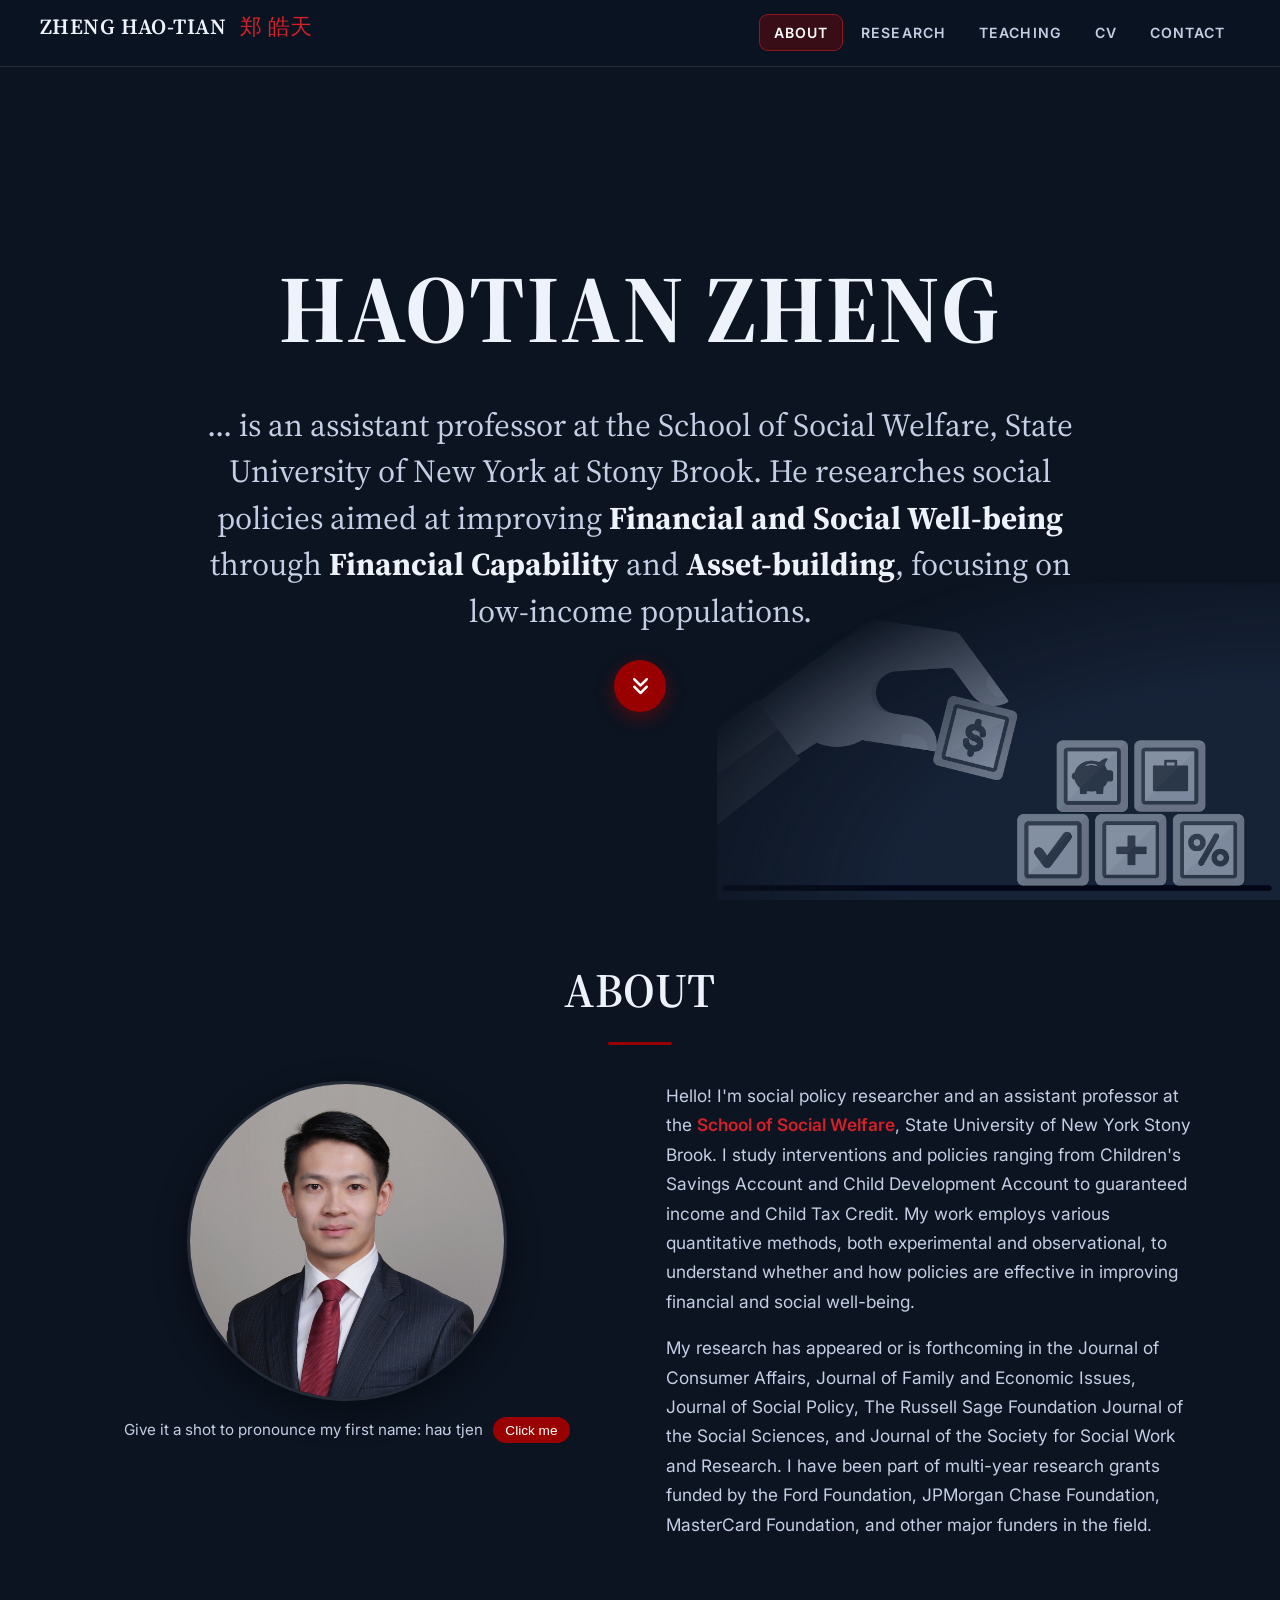
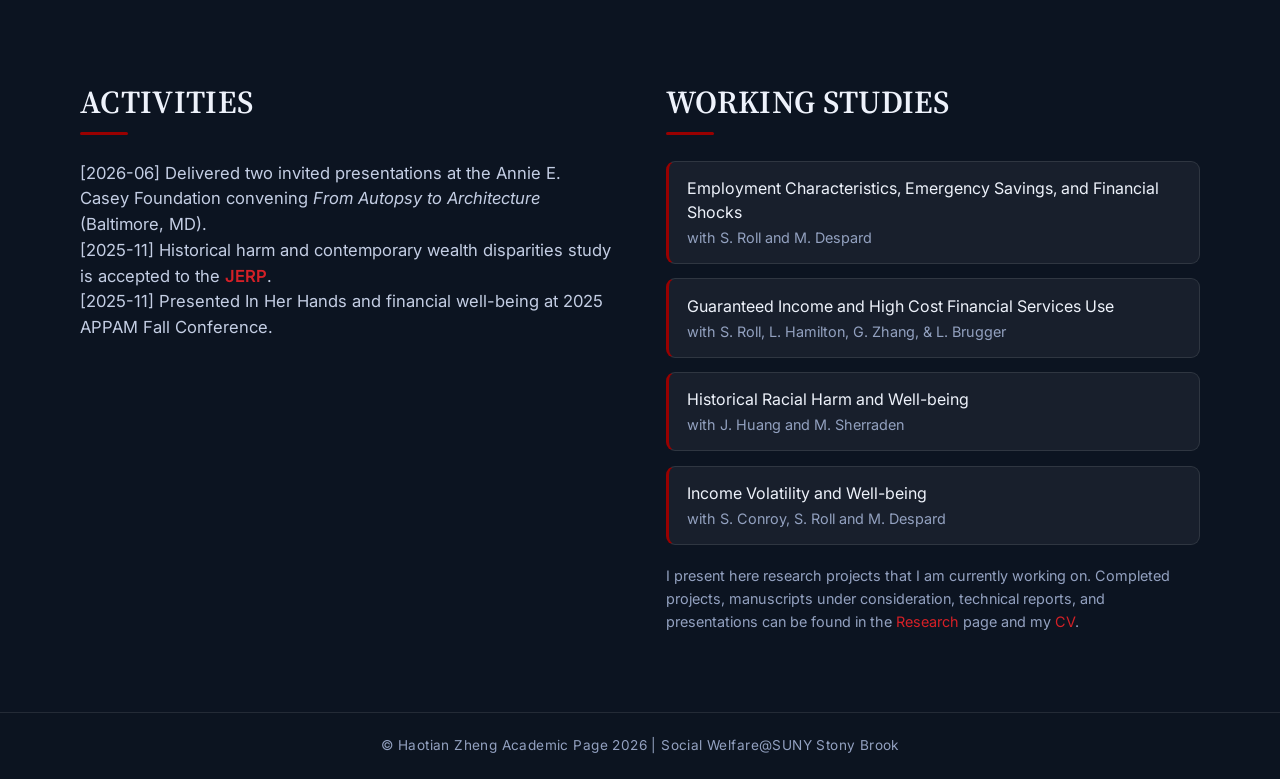
<file: index.html>
<!DOCTYPE html>
<html lang="en">
<head>
    <meta charset="UTF-8">
    <meta name="viewport" content="width=device-width, initial-scale=1.0">
    <title>ZHENG HAO-TIAN | 郑 皓天</title>
    <link rel="icon" type="image/png" href="assets/favicon.png">
    <link rel="preconnect" href="https://fonts.googleapis.com">
    <link rel="preconnect" href="https://fonts.gstatic.com" crossorigin>
    <link href="https://fonts.googleapis.com/css2?family=Inter:wght@400;500;600;700&family=Source+Serif+4:opsz,wght@8..60,500;8..60,600;8..60,700&display=swap" rel="stylesheet">
    <link rel="stylesheet" href="https://cdnjs.cloudflare.com/ajax/libs/font-awesome/6.0.0-beta3/css/all.min.css">
    <link rel="stylesheet" href="assets/site.css">
    <style>
      /* ===== index-specific ===== */
      .hero {
        position: relative;
        /* Fill the first viewport (minus the sticky header) so the ABOUT
           section sits just past the fold and only appears on scroll. */
        min-height: calc(100vh - 68px);
        display: flex;
        flex-direction: column;
        align-items: center;
        justify-content: center;
        text-align: center;
        padding: 2rem var(--gutter);
      }
      /* The research imagery watermark is provided site-wide by body::after
         in the shared stylesheet. */
      .hero__name {
        font-size: clamp(2.6rem, 8vw, 6rem);
        font-weight: 700;
        letter-spacing: 0.02em;
        margin-bottom: 0.4em;
      }
      .hero__name .accent { color: inherit; }
      .hero__lede {
        font-family: var(--serif);
        font-size: clamp(1.15rem, 3vw, 2rem);
        line-height: 1.45;
        color: var(--ink-soft);
        width: min(880px, 92%);
        margin: 0 auto 1.6rem;
      }
      .hero__lede b { color: var(--ink); }

      .scroll-cue {
        width: 52px; height: 52px;
        border-radius: 50%;
        border: none;
        background: var(--accent);
        color: #fff;
        display: flex; align-items: center; justify-content: center;
        cursor: pointer;
        box-shadow: 0 6px 18px rgba(153,0,0,0.45);
        transition: transform 0.2s var(--ease), background 0.2s var(--ease);
      }
      .scroll-cue:hover { transform: translateY(4px); background: var(--accent-deep); }
      .scroll-cue .arrow-icon { font-size: 20px; }

      section.panel { padding: 4rem var(--gutter); }

      .two-col {
        display: flex;
        gap: clamp(1.5rem, 4vw, 3.5rem);
        align-items: flex-start;
        width: min(var(--wrap), 100%);
        margin-inline: auto;
      }
      .two-col > .col { flex: 1; min-width: 0; }

      .about-photo {
        display: flex; flex-direction: column; align-items: center; gap: 1rem;
      }
      .about-photo img {
        width: min(320px, 70%);
        aspect-ratio: 1 / 1;
        object-fit: cover;
        /* The source is a tall portrait; default center-crop eats the top
           margin and pins the head to the circle's top edge. Bias the crop
           window toward the top of the image so its natural headroom shows. */
        object-position: center 13%;
        border-radius: 50%;
        border: 3px solid var(--line);
        box-shadow: 0 12px 32px rgba(0,0,0,0.4);
      }
      .pronounce {
        font-size: 0.95rem;
        color: var(--ink-soft);
        text-align: center;
      }
      .audio-button {
        margin-left: 0.4em;
        padding: 0.35rem 0.8rem;
        font-size: 0.85rem;
        background: var(--accent);
        color: #fff; border: none; border-radius: 999px; cursor: pointer;
        transition: background 0.2s var(--ease), transform 0.15s var(--ease);
      }
      .audio-button:hover { background: var(--accent-deep); transform: translateY(-1px); }

      .bio {
        font-size: clamp(1rem, 1.35vw, 1.15rem);
        line-height: 1.7;
        color: var(--ink-soft);
        text-align: left;
      }
      .bio a { color: var(--accent-soft); font-weight: 600; }

      /* Activities ticker */
      .news-container { position: relative; overflow: hidden; }
      .news-item {
        position: absolute;
        width: 100%;
        font-size: clamp(0.95rem, 1.3vw, 1.1rem);
        line-height: 1.55;
        color: var(--ink-soft);
        transition: opacity 0.5s var(--ease), top 0.5s var(--ease);
      }
      .news-item a { color: var(--accent-soft); font-weight: 600; }
      .news-item.leaving { opacity: 0; top: -100%; }

      .working-list {
        list-style: none;
        margin: 0; padding: 0;
        display: flex; flex-direction: column; gap: 0.9rem;
      }
      .working-list li {
        background: rgba(255,255,255,0.05);
        border: 1px solid var(--line);
        border-left: 3px solid var(--accent);
        border-radius: var(--radius-sm);
        padding: 0.9rem 1.1rem;
        font-size: clamp(0.95rem, 1.25vw, 1.08rem);
        line-height: 1.5;
        color: var(--ink);
        text-align: left;
      }
      .working-list em { color: var(--ink-faint); font-style: normal; display: block; font-size: 0.9em; margin-top: 0.2em; }
      .ongoing-note { margin-top: 1.2rem; font-size: 0.9rem; color: var(--ink-faint); }
      .ongoing-note a { color: var(--accent-soft); }

      .col-heading {
        font-size: clamp(1.4rem, 2.6vw, 2rem);
        color: var(--ink);
        margin-bottom: 0.8em;
      }
      .col-heading::after {
        content: ""; display: block; width: 48px; height: 3px;
        background: var(--accent); border-radius: 2px; margin-top: 0.35em;
      }

      @media (max-width: 860px) {
        .two-col { flex-direction: column; }
        .about-photo { align-items: center; }
      }
    </style>
</head>

<body>
<header class="site-header">
  <h2 class="brand"><a href="index.html">ZHENG HAO-TIAN <span class="zh">郑 皓天</span></a></h2>
  <nav class="site-nav">
      <ul>
        <li><a href="index.html" aria-current="page">ABOUT</a></li>
        <li><a href="research.html">RESEARCH</a></li>
        <li><a href="teaching.html">TEACHING</a></li>
        <li><a href="assets/ZHENG_CV.pdf" target="_blank">CV</a></li>
        <li><a href="contact.html">CONTACT</a></li>
      </ul>
  </nav>
</header>

<main>
    <section class="hero" id="landing">
        <h1 class="hero__name reveal">HAOTIAN <span class="accent">ZHENG</span></h1>
        <p class="hero__lede reveal">... is an assistant professor at the School of Social Welfare, State University of New York at Stony Brook. He researches social policies aimed at improving <b>Financial and Social Well-being</b> through <b>Financial Capability</b> and <b>Asset-building</b>, focusing on low-income populations.
        </p>
        <button class="scroll-cue reveal" onclick="document.getElementById('about').scrollIntoView({ behavior: 'smooth' });" aria-label="Scroll to about">
          <i class="fas fa-angle-double-down arrow-icon"></i>
        </button>
    </section>

    <section class="panel" id="about">
      <h1 class="section-title reveal">ABOUT</h1>
      <div class="two-col">
        <div class="col about-photo reveal">
          <img src="assets/top-portrait-Zheng,Haotian.jpg" alt="Portrait of Haotian Zheng">
          <p class="pronounce">
            Give it a shot to pronounce my first name: haʊ tjen
            <button class="audio-button" onclick="playAudio()">Click me</button>
          </p>
          <audio id="myAudio">
            <source src="assets/Haotian_pronounce.mp3" type="audio/mpeg">
            Your browser does not support the audio element.
          </audio>
        </div>
        <div class="col reveal">
          <p class="bio">
            Hello! I'm social policy researcher and an assistant professor at the <a href="https://socialwelfare.stonybrookmedicine.edu/" target="_blank">School of Social Welfare</a>, State University of New York Stony Brook. I study interventions and policies ranging from Children's Savings Account and Child Development Account to guaranteed income and Child Tax Credit. My work employs various quantitative methods, both experimental and observational, to understand whether and how policies are effective in improving financial and social well-being.
          </p>
          <p class="bio">
            My research has appeared or is forthcoming in the Journal of Consumer Affairs, Journal of Family and Economic Issues, Journal of Social Policy, The Russell Sage Foundation Journal of the Social Sciences, and Journal of the Society for Social Work and Research. I  have been part of multi-year research grants funded by the Ford Foundation, JPMorgan Chase Foundation, MasterCard Foundation, and other major funders in the field.
          </p>
        </div>
      </div>
    </section>

    <section class="panel" id="research">
      <div class="two-col">
        <div class="col reveal">
          <h1 class="col-heading">ACTIVITIES</h1>
          <div class="news-container">
            <div class="news-item">[2026-06] Delivered two invited presentations at the Annie E. Casey Foundation convening <em>From Autopsy to Architecture</em> (Baltimore, MD).</div>
            <div class="news-item">[2025-11] Historical harm and contemporary wealth disparities study is accepted to the <a href="https://link.springer.com/article/10.1007/s41996-025-00180-8" target="_blank">JERP</a>.</div>
            <div class="news-item">[2025-11] Presented In Her Hands and financial well-being at 2025 APPAM Fall Conference.</div>
            <div class="news-item">[2025-09] Financial shocks and emergency savings policy brief <a href="https://openscholarship.wustl.edu/cgi/viewcontent.cgi?article=1972&context=csd_research" target="_blank">released</a>.</div>
            <div class="news-item">[2025-04] Successfully defended my PhD dissertation.</div>
            <div class="news-item">[2025-04] Co-authored BNPL and AFS study presented at 2025 ACCI Annual Conference.</div>
            <!--
            <div class="news-item">[2024-07] COVID-19 job loss and early retirement withdrawal study is accepted to and published online by the <a href="https://doi.org/10.1111/joca.12598" target="_blank">JCA</a>; Featured by <a href="https://source.washu.edu/2024/09/covid-19-job-losses-impacted-early-withdrawal-from-retirement-accounts/?utm_source=newsletter&utm_medium=email&utm_content=COVID-19%20job%20losses%20impacted%20withdrawal%20from%20retirement%20funds&utm_campaign=Record%209-20-24" target="_blank">The Source</a>.</div>
            <div class="news-item">[2024-06] Black Reparations study is published and discussed by <a href="https://www.rsfjournal.org/content/10/3" target="_blank">The RSF JSS</a>; Featured by <a href="https://www.stlpr.org/race-identity-and-faith/2024-07-08/washington-university-researchers-child-savings-reparations" target="_blank">NPR</a>.</div>
            <div class="news-item">[2024-06] Child Tax Credit expansion study is accepted to the <a href="https://www.journals.uchicago.edu/doi/10.1086/731836" target="_blank">JSSWR</a>.</div>
            <div class="news-item">[2024-01] Presented historical harm and wealth ownership study at 2024 SSWR.</div>
            -->
        </div>
        </div>

        <div class="col reveal">
          <h1 class="col-heading">WORKING STUDIES</h1>
          <ul class="working-list">
            <li>Employment Characteristics, Emergency Savings, and Financial Shocks <em>with S. Roll and M. Despard</em></li>
            <li>Guaranteed Income and High Cost Financial Services Use <em>with S. Roll, L. Hamilton, G. Zhang, &amp; L. Brugger</em></li>
            <li>Historical Racial Harm and Well-being <em>with J. Huang and M. Sherraden</em></li>
            <li>Income Volatility and Well-being <em>with S. Conroy, S. Roll and M. Despard</em></li>
          </ul>
          <p class="ongoing-note">
            I present here research projects that I am currently working on. Completed projects, manuscripts under consideration, technical reports, and presentations can be found in the <a href="research.html">Research</a> page and my <a href="assets/ZHENG_CV.pdf" target="_blank">CV</a>.
          </p>
        </div>
      </div>
    </section>
</main>

<footer class="site-footer">&copy; Haotian Zheng Academic Page <script>document.write(new Date().getFullYear());</script> | Social Welfare@SUNY Stony Brook</footer>

<script>
  function playAudio() {
    var audio = document.getElementById("myAudio");
    audio.play();
  }

  // News ticker
  const newsItems = Array.from(document.querySelectorAll('.news-item'));
  const itemsToShow = 3;
  let currentIndex = 0;

  function updateNewsDisplay() {
      newsItems.forEach((item) => {
          item.classList.remove('active', 'leaving');
          item.style.top = '';
      });

      let totalHeight = 0;
      for (let i = 0; i < itemsToShow; i++) {
          const index = (currentIndex + i) % newsItems.length;
          const item = newsItems[index];
          item.classList.add('active');
          item.style.top = `${totalHeight}px`;
          totalHeight += item.getBoundingClientRect().height;
      }
      document.querySelector('.news-container').style.height = `${totalHeight}px`;

      newsItems.forEach((item, index) => {
          const isVisible = (index >= currentIndex && index < currentIndex + itemsToShow) || (index < currentIndex && index + newsItems.length < currentIndex + itemsToShow);
          if (!isVisible) item.classList.add('leaving');
      });
  }
  if (newsItems.length) {
    updateNewsDisplay();
    setInterval(() => {
        currentIndex = (currentIndex + 1) % newsItems.length;
        updateNewsDisplay();
    }, 5000);
  }

  // Reveal on scroll
  (function () {
    const els = document.querySelectorAll('.reveal');
    if (!('IntersectionObserver' in window)) {
      els.forEach(el => el.classList.add('is-visible'));
      return;
    }
    const io = new IntersectionObserver((entries) => {
      entries.forEach(e => {
        if (e.isIntersecting) { e.target.classList.add('is-visible'); io.unobserve(e.target); }
      });
    }, { threshold: 0.12 });
    els.forEach(el => io.observe(el));
  })();
</script>
</body>
</html>
</file>
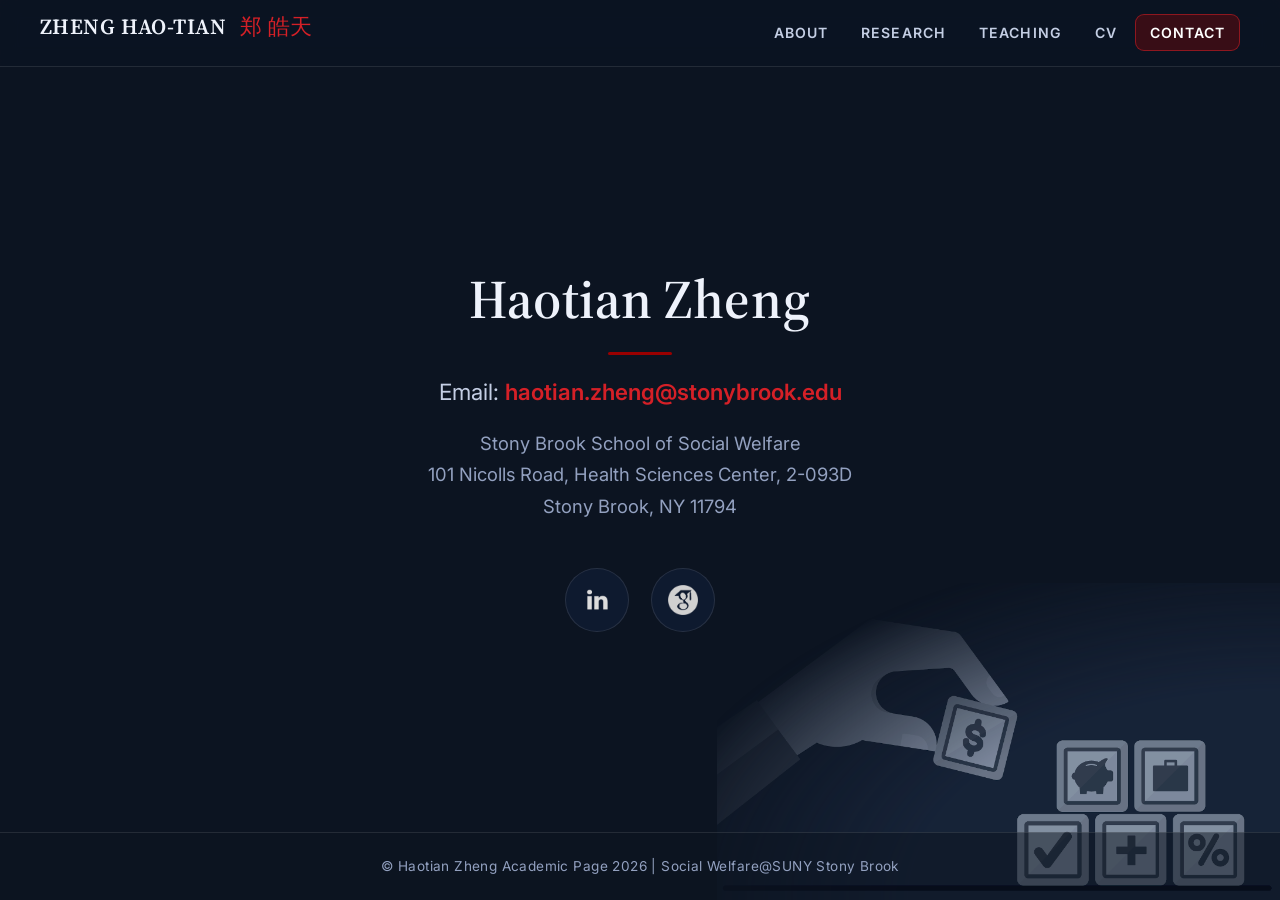
<file: contact.html>
<!DOCTYPE html>
<html lang="en">
<head>
  <meta charset="utf-8">
  <meta name="viewport" content="width=device-width, initial-scale=1.0">
  <title>ZHENG HAOTIAN | CONTACT</title>
  <link rel="icon" type="image/png" href="assets/favicon.png">
  <link rel="preconnect" href="https://fonts.googleapis.com">
  <link rel="preconnect" href="https://fonts.gstatic.com" crossorigin>
  <link href="https://fonts.googleapis.com/css2?family=Inter:wght@400;500;600;700&family=Source+Serif+4:opsz,wght@8..60,500;8..60,600;8..60,700&display=swap" rel="stylesheet">
  <link rel="stylesheet" href="assets/site.css">
  <style>
    /* ===== contact-specific ===== */
    .contact-wrap {
      flex: 1 0 auto;
      display: flex;
      flex-direction: column;
      align-items: center;
      justify-content: center;
      text-align: center;
      padding: 4rem var(--gutter);
      gap: 0.25rem;
    }
    .contact-name {
      font-size: clamp(2.2rem, 5vw, 3.4rem);
      color: var(--ink);
      margin-bottom: 0.5rem;
    }
    .contact-name::after {
      content: ""; display: block; width: 64px; height: 3px;
      background: var(--accent); border-radius: 2px; margin: 0.4em auto 0;
    }
    .contact-line {
      font-size: clamp(1.05rem, 1.9vw, 1.4rem);
      color: var(--ink-soft);
      line-height: 1.7;
      margin: 0.4rem 0;
    }
    .contact-line a { color: var(--accent-soft); font-weight: 600; }
    .contact-address { color: var(--ink-faint); font-size: clamp(0.95rem, 1.6vw, 1.15rem); }

    .social-links {
      display: flex;
      justify-content: center;
      align-items: center;
      gap: 1.4rem;
      margin-top: 2.2rem;
    }
    .social-links a {
      display: inline-flex;
      align-items: center;
      justify-content: center;
      width: 64px; height: 64px;
      border-radius: 50%;
      background: rgba(16, 28, 50, 0.85);
      border: 1px solid var(--line);
      transition: transform 0.2s var(--ease), background 0.2s var(--ease), border-color 0.2s var(--ease);
    }
    .social-links a:hover { transform: translateY(-3px); background: var(--navy-3); border-color: var(--accent); text-decoration: none; }
    .social-links img { width: 30px; height: 30px; object-fit: contain; }
  </style>
</head>

<body>
<header class="site-header">
  <h2 class="brand"><a href="index.html">ZHENG HAO-TIAN <span class="zh">郑 皓天</span></a></h2>
  <nav class="site-nav">
      <ul>
        <li><a href="index.html">ABOUT</a></li>
        <li><a href="research.html">RESEARCH</a></li>
        <li><a href="teaching.html">TEACHING</a></li>
        <li><a href="assets/ZHENG_CV.pdf" target="_blank">CV</a></li>
        <li><a href="contact.html" aria-current="page">CONTACT</a></li>
      </ul>
  </nav>
</header>

<main class="contact-wrap">
    <h1 class="contact-name reveal">Haotian Zheng</h1>
    <p class="contact-line reveal">Email: <a href="mailto:haotian.zheng@stonybrook.edu">haotian.zheng@stonybrook.edu</a></p>
    <p class="contact-line contact-address reveal">Stony Brook School of Social Welfare<br>
        101 Nicolls Road, Health Sciences Center, 2-093D<br>
        Stony Brook, NY 11794</p>

    <div class="social-links reveal">
      <a href="https://www.linkedin.com/in/haotian-zheng" target="_blank" aria-label="LinkedIn">
        <img src="assets/linkedin-logo-2.png" alt="LinkedIn">
      </a>
      <a href="https://scholar.google.com/citations?user=OMnFMRMAAAAJ&hl=en&oi=ao" target="_blank" aria-label="Google Scholar">
        <img src="assets/google-scholar-logo-2.png" alt="Google Scholar">
      </a>
    </div>
</main>

<footer class="site-footer">&copy; Haotian Zheng Academic Page <script>document.write(new Date().getFullYear());</script> | Social Welfare@SUNY Stony Brook</footer>

<script>
  (function () {
    const els = document.querySelectorAll('.reveal');
    if (!('IntersectionObserver' in window)) { els.forEach(el => el.classList.add('is-visible')); return; }
    const io = new IntersectionObserver((entries) => {
      entries.forEach(e => { if (e.isIntersecting) { e.target.classList.add('is-visible'); io.unobserve(e.target); } });
    }, { threshold: 0.1 });
    els.forEach(el => io.observe(el));
  })();
</script>
</body>
</html>
</file>
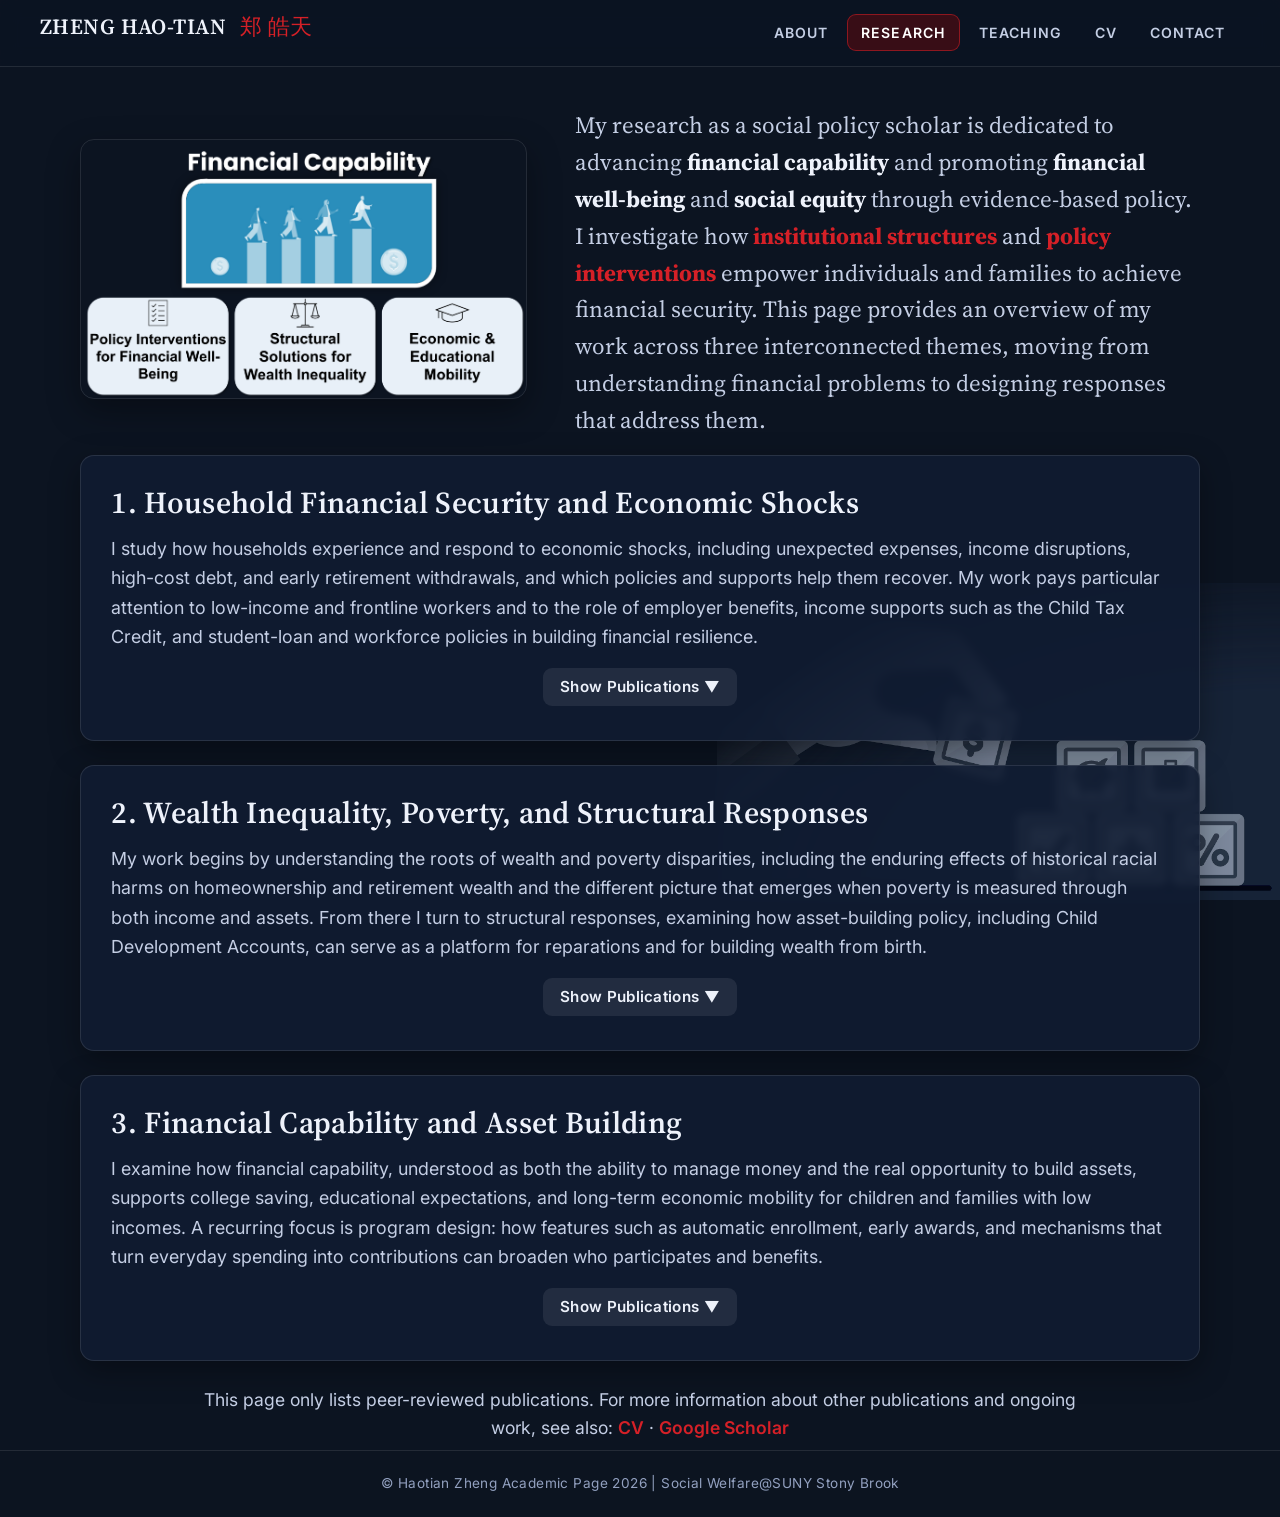
<file: research.html>
<!DOCTYPE html>
<html lang="en">
<head>
  <meta charset="utf-8">
  <meta name="viewport" content="width=device-width, initial-scale=1.0">
  <title>ZHENG HAOTIAN | RESEARCH</title>
  <link rel="icon" type="image/png" href="assets/favicon.png">
  <link rel="preconnect" href="https://fonts.googleapis.com">
  <link rel="preconnect" href="https://fonts.gstatic.com" crossorigin>
  <link href="https://fonts.googleapis.com/css2?family=Inter:wght@400;500;600;700&family=Source+Serif+4:opsz,wght@8..60,500;8..60,600;8..60,700&display=swap" rel="stylesheet">
  <link rel="stylesheet" href="assets/site.css">
  <style>
    /* ===== research-specific ===== */
    .research-hero {
      display: flex;
      align-items: center;
      gap: clamp(1.5rem, 4vw, 3rem);
      width: min(var(--wrap), 100% - 2 * var(--gutter));
      margin: 2.5rem auto 1rem;
    }
    .research-hero .hero-fig { flex: 1; min-width: 0; text-align: center; }
    .research-hero .hero-fig img {
      width: 100%;
      max-width: 460px;
      height: auto;
      border-radius: var(--radius);
      border: 1px solid var(--line);
      box-shadow: 0 12px 32px rgba(0,0,0,0.35);
    }
    .research-hero .hero-copy { flex: 1.4; min-width: 0; }
    .research-hero .hero-copy p {
      font-family: var(--serif);
      font-size: clamp(1.05rem, 1.8vw, 1.45rem);
      line-height: 1.6;
      color: var(--ink-soft);
      margin: 0;
    }
    .research-hero .hero-copy b { color: var(--ink); }
    .research-hero .hero-copy .keyterm { color: var(--accent-soft); font-weight: 700; }

    .lede {
      color: var(--ink-soft);
      text-align: center;
      font-size: clamp(0.95rem, 1.4vw, 1.1rem);
      width: min(900px, 96%);
      margin: 1.5rem auto 0.5rem;
    }
    .lede a { color: var(--accent-soft); font-weight: 600; }

    .theme { margin-bottom: 1.5rem; }
    .theme h2 {
      font-size: clamp(1.3rem, 2.4vw, 1.9rem);
      color: var(--ink);
      text-align: left;
      margin-bottom: 0.4em;
    }
    .theme__head h2 .num { color: inherit; }
    .theme > p {
      font-size: clamp(0.98rem, 1.4vw, 1.12rem);
      line-height: 1.65;
      color: var(--ink-soft);
      text-align: left;
      margin-bottom: 1rem;
    }

    .toggle-btn { /* uses .btn base via shared stylesheet class addition in markup */ }

    .publist { list-style: none; margin: 1rem 0 0; padding: 0; display: flex; flex-direction: column; gap: 0.85rem; }
    .publist li {
      background: rgba(255,255,255, 0.05);
      border: 1px solid var(--line);
      border-left: 3px solid var(--accent);
      border-radius: var(--radius-sm);
      padding: 1.05rem 1.2rem;
      transition: background 0.2s var(--ease), border-color 0.2s var(--ease);
    }
    .publist li:hover { background: rgba(255,255,255, 0.09); }
    .pub__title { font-weight: 600; margin: 0 0 0.35rem; color: var(--ink); font-size: 1.02rem; line-height: 1.4; }
    .pub__meta { margin: 0; color: var(--ink-soft); font-size: 0.92rem; line-height: 1.5; }
    .pub__meta .author.me { font-weight: 700; color: var(--ink); text-decoration: underline; text-underline-offset: 3px; }
    .pub__meta em { color: var(--ink-faint); }
    .pub__links { margin-top: 0.6rem; display: flex; gap: 0.5rem; flex-wrap: wrap; }
    .pub__links a {
      font-size: 0.78rem;
      font-weight: 700;
      letter-spacing: 0.05em;
      text-transform: uppercase;
      color: var(--inst-yellow);
      padding: 0.2rem 0.6rem;
      border: 1px solid rgba(241, 234, 134, 0.45);
      border-radius: 999px;
      transition: background 0.2s var(--ease), color 0.2s var(--ease);
    }
    .pub__links a:hover { background: rgba(241, 234, 134, 0.15); color: #fbf6c0; text-decoration: none; }

    .toggle-wrap { text-align: center; margin: 0.5rem 0 0.25rem; }

    @media (max-width: 760px) {
      .research-hero { flex-direction: column; }
    }
  </style>
</head>

<body>
<header class="site-header">
  <h2 class="brand"><a href="index.html">ZHENG HAO-TIAN <span class="zh">郑 皓天</span></a></h2>
  <nav class="site-nav">
      <ul>
        <li><a href="index.html">ABOUT</a></li>
        <li><a href="research.html" aria-current="page">RESEARCH</a></li>
        <li><a href="teaching.html">TEACHING</a></li>
        <li><a href="assets/ZHENG_CV.pdf" target="_blank">CV</a></li>
        <li><a href="contact.html">CONTACT</a></li>
      </ul>
  </nav>
</header>

<main>
  <div class="research-hero">
    <div class="hero-fig reveal">
      <img src="assets/research_pic3.png" alt="Research framework diagram">
    </div>
    <div class="hero-copy reveal">
      <p>
        My research as a social policy scholar is dedicated to advancing <b>financial capability</b> and promoting <b>financial well-being</b> and <b>social equity</b> through evidence-based policy.
        I investigate how <span class="keyterm">institutional structures</span> and <span class="keyterm">policy interventions</span> empower individuals and families to achieve financial security.
        This page provides an overview of my work across three interconnected themes, moving from understanding financial problems to designing responses that address them.
      </p>
    </div>
  </div>

  <div class="wrap">
      <!-- ================= THEME 1 ================= -->
      <section class="theme card reveal" id="theme-1" aria-labelledby="t1">
        <div class="theme__head">
          <h2 id="t1"><span class="num">1.</span> Household Financial Security and Economic Shocks</h2>
        </div>
        <p>
          I study how households experience and respond to economic shocks, including unexpected expenses, income disruptions, high-cost debt, and early retirement withdrawals, and which policies and supports help them recover. My work pays particular attention to low-income and frontline workers and to the role of employer benefits, income supports such as the Child Tax Credit, and student-loan and workforce policies in building financial resilience.
        </p>
        <div class="toggle-wrap">
          <button class="btn btn--ghost toggle-btn" aria-expanded="false" aria-controls="publist-1">Show Publications ▼</button>
        </div>

    <ol id="publist-1" class="publist" aria-label="Publications in Theme 1" hidden>
          <!-- Repeat this LI per article; newest → oldest -->
          <li>
            <p class="pub__title">Job loss during COVID-19 on early retirement withdrawals: A moderated-mediation analysis</p>
            <p class="pub__meta">
              <span class="author me">Zheng, H.</span>,
              <span class="author">Roll, S.</span>,
              <span class="author">Despard, M.</span>
              (2024). <em>Journal of Consumer Affairs</em>, 58(3), 715–741.
            </p>
            <div class="pub__links">
              <a href="https://doi.org/10.1111/joca.12598" target="_blank" rel="noopener">DOI</a>
              <a href="https://source.washu.edu/2024/09/covid-19-job-losses-impacted-early-withdrawal-from-retirement-accounts/" target="_blank" rel="noopener">Feature</a>
              <!--<a href="/papers/gi-variability.pdf" target="_blank" rel="noopener">PDF</a>-->
            </div>
          </li>

          <li>
            <p class="pub__title">The Child Tax Credit Expansion and Financial Well-Being: Evidence from Families’ Emergency Savings and High-Cost Financial Resource Usage</p>
            <p class="pub__meta">
              <span class="author">Roll, S.</span>,
              <span class="author me">Zheng, H.</span>,
              <span class="author">Hamilton, L.</span>,
              <span class="author">Chun, Y.</span>,
              <span class="author">Despard, M.</span>
              (forthcoming). <em>Journal of the Society for Social Work and Research</em>.
            </p>
            <div class="pub__links">
              <a href="https://www.journals.uchicago.edu/doi/pdf/10.1086/731836" target="_blank" rel="noopener">DOI</a>
            </div>
          </li>

          <li>
            <p class="pub__title">Access to Employer Benefits and Financial Insecurity Among Frontline Healthcare Workers</p>
            <p class="pub__meta">
              <span class="author">Despard, M.</span>,
              <span class="author me">Zheng, H.</span>,
              <span class="author">Fox-Dichter, S.</span>,
              (2023). <em>Compensation &amp; Benefits Review</em>, 55(4), 123–141.
            </p>
            <div class="pub__links">
              <a href="https://journals.sagepub.com/doi/full/10.1177/08863687231189408" target="_blank" rel="noopener">DOI</a>
              <a href="https://www.eurekalert.org/news-releases/1005993" target="_blank" rel="noopener">Feature</a>
            </div>
          </li>

          <li>
            <p class="pub__title">Student Loan Policies and Payments during the COVID-19 Pandemic: Closing the Gap or Widening Inequalities?</p>
            <p class="pub__meta">
              <span class="author">Jabbari, J.</span>,
              <span class="author">Terada, T.</span>,
              <span class="author me">Zheng, H.</span>,
              <span class="author">Roll, S.</span>
              (2024). <em>Journal of Student Financial Aid</em>, 53(2), 3.
            </p>
            <div class="pub__links">
              <a href="https://eric.ed.gov/?id=EJ1447884" target="_blank" rel="noopener">DOI</a>
            </div>
          </li>

          <li>
            <p class="pub__title">How Did Reskilling During the COVID-19 Pandemic Relate to Entrepreneurship and Optimism? Barriers, Opportunities, and Implications for Equity</p>
            <p class="pub__meta">
              <span class="author">Jabbari, J.</span>,
              <span class="author me">Zheng, H.</span>,
              <span class="author">Roll, S.</span>,
              <span class="author">Auguste, D.</span>,
              <span class="author">Heller, O.</span>
              (2024). <em>Journal of Family and Economic Issues</em>, 45(2), 410-429.
            </p>
            <div class="pub__links">
              <a href="https://doi.org/10.1007/s10834-023-09906-y" target="_blank" rel="noopener">DOI</a>
            </div>
          </li>

        </ol>
      </section>

      <!-- ================= THEME 2 ================= -->
      <section class="theme card reveal" id="theme-2" aria-labelledby="t2">
  <div class="theme__head">
    <h2 id="t2"><span class="num">2.</span> Wealth Inequality, Poverty, and Structural Responses</h2>
  </div>

  <p>
    My work begins by understanding the roots of wealth and poverty disparities, including the enduring effects of historical racial harms on homeownership and retirement wealth and the different picture that emerges when poverty is measured through both income and assets. From there I turn to structural responses, examining how asset-building policy, including Child Development Accounts, can serve as a platform for reparations and for building wealth from birth.
  </p>

  <div class="toggle-wrap">
    <button class="btn btn--ghost toggle-btn" aria-expanded="false" aria-controls="publist-2">Show Publications ▼</button>
  </div>

    <!-- Publications (hidden by default) -->
  <ol id="publist-2" class="publist" aria-label="Publications in Theme 2" hidden>
    <li>
      <p class="pub__title">Historical Harms and Racial Wealth Inequality: Evidence from Homeownership and Retirement Savings Accounts</p>
      <p class="pub__meta">
        <span class="author me">Zheng, H.</span>,
        <span class="author">Huang, J.</span>,
        <span class="author">Sherraden, M.</span>
        (2025). <em>Journal of Economics, Race, and Policy</em>.
      </p>
      <div class="pub__links">
        <a href="https://doi.org/10.1007/s41996-025-00180-8" target="_blank" rel="noopener">DOI</a>
      </div>
    </li>

    <li>
      <p class="pub__title">Who Stays Poor and Who Doesn’t? An Analysis Based on Joint Assessment of Income and Assets</p>
      <p class="pub__meta">
        <span class="author">Chen, J.-H.</span>,
        <span class="author">Wu, C.-F.</span>,
        <span class="author me">Zheng, H.</span>
        (2024). <em>Journal of Social Policy</em>, 53(3), 595-616.
      </p>
      <div class="pub__links">
        <a href="https://doi.org/10.1017/S0047279422000563" target="_blank" rel="noopener">DOI</a>
      </div>
    </li>

    <li>
      <p class="pub__title">A Policy Platform to Deliver Black Reparations: Building on Evidence from Child Development Accounts</p>
      <p class="pub__meta">
        <span class="author">Shanks, T. R.</span>,
        <span class="author">Huang, J.</span>,
        <span class="author">Elliott, W.</span>,
        <span class="author me">Zheng, H.</span>,
        <span class="author">Clancy, M. M.</span>,
        <span class="author">Sherraden, M.</span>
        (2024). <em>RSF: The Russell Sage Foundation Journal of the Social Sciences</em>, 10(3), 92-111.
      </p>
      <div class="pub__links">
        <a href="https://doi.org/10.7758/RSF.2024.10.3.05" target="_blank" rel="noopener">DOI</a>
        <a href="https://www.stlpr.org/race-identity-and-faith/2024-07-08/washington-university-researchers-child-savings-reparations" target="_blank" rel="noopener">Feature</a>
      </div>
    </li>
  </ol>
</section>

      <!-- ================= THEME 3 ================= -->
      <section class="theme card reveal" id="theme-3" aria-labelledby="t3">
        <div class="theme__head">
          <h2 id="t3"><span class="num">3.</span> Financial Capability and Asset Building</h2>
        </div>
        <p>
          I examine how financial capability, understood as both the ability to manage money and the real opportunity to build assets, supports college saving, educational expectations, and long-term economic mobility for children and families with low incomes. A recurring focus is program design: how features such as automatic enrollment, early awards, and mechanisms that turn everyday spending into contributions can broaden who participates and benefits.
        </p>

    <div class="toggle-wrap">
      <button class="btn btn--ghost toggle-btn" aria-expanded="false" aria-controls="publist-3">Show Publications ▼</button>
    </div>
        <ol id="publist-3" hidden class="publist" aria-label="Publications in Theme 3">
          <li>
            <p class="pub__title">A Cross-Sectional Examination of Educational Expectation Among Welfare Users in an Asset Building Program</p>
            <p class="pub__meta">
              <span class="author">Chen, Z.</span>,
              <span class="author">O'Brien, M.</span>,
              <span class="author">Nielsen, S.</span>,
              <span class="author me">Zheng, H.</span>,
              <span class="author">Starks, B.</span>,
              (2025). <em>Global Social Welfare</em>, 12(1), 1-11.
            </p>
            <div class="pub__links">
              <a href="https://doi.org/10.1007/s40609-023-00263-0" target="_blank" rel="noopener">DOI</a>
            </div>
          </li>

          <li>
            <p class="pub__title">The Role of Children’s Savings Accounts in Promoting Savings for College Among Welfare Recipients: The Case of Harold Alfond College Challenge (HACC)</p>
            <p class="pub__meta">
              <span class="author me">Zheng, H.</span>,
              <span class="author">Harris, E.</span>,
              <span class="author">Elliott, W.</span>,
              <span class="author">O'Brien, M.</span>
              (2023). <em>Journal of Family and Economic Issues</em>, 44(2), 285-396.
            </p>
            <div class="pub__links">
              <a href="https://doi.org/10.1007/s10834-022-09837-0" target="_blank" rel="noopener">DOI</a>
            </div>
          </li>

          <li>
            <p class="pub__title">The Impact of Grocery Store Rewards Cards on Saving and Asset Accumulation in Children’s Savings Account Programs</p>
            <p class="pub__meta">
              <span class="author">Elliott, W.</span>,
              <span class="author">Sorensen, N.</span>,
              <span class="author">O'Brien, M.</span>,
              <span class="author">Chen, Z.</span>,
              <span class="author">Starks, B.</span>,
              <span class="author me">Zheng, H.</span>
              (2023). <em>Journal of the Society for Social Work and Research</em>, 14(4), 757-784.
            </p>
            <div class="pub__links">
              <a href="https://doi.org/10.1086/717105" target="_blank" rel="noopener">DOI</a>
            </div>
          </li>

          <li>
            <p class="pub__title">Using Children’s Savings Accounts and Early Awards to Build College Savings among Welfare Recipients: The Case of Promise Scholars</p>
            <p class="pub__meta">
              <span class="author me">Zheng, H.</span>,
              <span class="author">Elliott, W.</span>,
              <span class="author">O'Brien, M.</span>
              (2022). <em>Journal of Poverty</em>, 26(4), 297-321.
            </p>
            <div class="pub__links">
              <a href="https://doi.org/10.1080/10875549.2021.1910105" target="_blank" rel="noopener">DOI</a>
            </div>
          </li>

            <li>
            <p class="pub__title">A Step Toward Measuring Children’s College-Bound Identity in Children’s Savings Accounts Programs: The Case of Promise Scholars</p>
            <p class="pub__meta">
              <span class="author">Elliott, W.</span>,
              <span class="author me">Zheng, H.</span>,
              <span class="author">Sabol, T.</span>,
              <span class="author">O'Brien, M.</span>
              (2021). <em>Children and Youth Services Review</em>, 121, 105791.
            </p>
            <div class="pub__links">
              <a href="https://doi.org/10.1016/j.childyouth.2020.105791" target="_blank" rel="noopener">DOI</a>
            </div>
          </li>

          <li>
            <p class="pub__title">Examining Parental Educational Expectations in One of the Oldest Children’s Savings Account Programs in the Country: The Harold Alfond College Challenge</p>
            <p class="pub__meta">
              <span class="author">Chen, Z.</span>,
              <span class="author">Elliott, W.</span>,
              <span class="author">Wang, K.</span>,
              <span class="author">Zhang, A.</span>,
              <span class="author me">Zheng, H.</span>
              (2020). <em>Children and Youth Services Review</em>, 108, 104582.
            </p>
            <div class="pub__links">
              <a href="https://doi.org/10.1016/j.childyouth.2019.104582" target="_blank" rel="noopener">DOI</a>
            </div>
          </li>

        </ol>
      </section>

      <!-- Optional: CV / Scholar links -->
      <p class="lede reveal">
        This page only lists peer-reviewed publications. For more information about other publications and ongoing work, see also: <a href="assets/ZHENG_CV.pdf" target="_blank">CV</a> ·
        <a href="https://scholar.google.com/citations?user=OMnFMRMAAAAJ&hl=en&oi=ao" target="_blank" rel="noopener">Google Scholar</a>
      </p>
  </div>
</main>

<footer class="site-footer">&copy; Haotian Zheng Academic Page <script>document.write(new Date().getFullYear());</script> | Social Welfare@SUNY Stony Brook</footer>

<script>
  // Toggle logic for expand/collapse
  document.querySelectorAll('.toggle-btn').forEach(btn => {
    btn.addEventListener('click', () => {
      const publist = document.getElementById(btn.getAttribute('aria-controls'));
      const expanded = btn.getAttribute('aria-expanded') === 'true';
      btn.setAttribute('aria-expanded', !expanded);
      publist.hidden = expanded; // toggle hidden attribute
      btn.textContent = expanded ? 'Show Publications ▼' : 'Hide Publications ▲';
    });
  });

  // Reveal on scroll
  (function () {
    const els = document.querySelectorAll('.reveal');
    if (!('IntersectionObserver' in window)) {
      els.forEach(el => el.classList.add('is-visible'));
      return;
    }
    const io = new IntersectionObserver((entries) => {
      entries.forEach(e => {
        if (e.isIntersecting) { e.target.classList.add('is-visible'); io.unobserve(e.target); }
      });
    }, { threshold: 0.08 });
    els.forEach(el => io.observe(el));
  })();
</script>

</body>
</html>
</file>
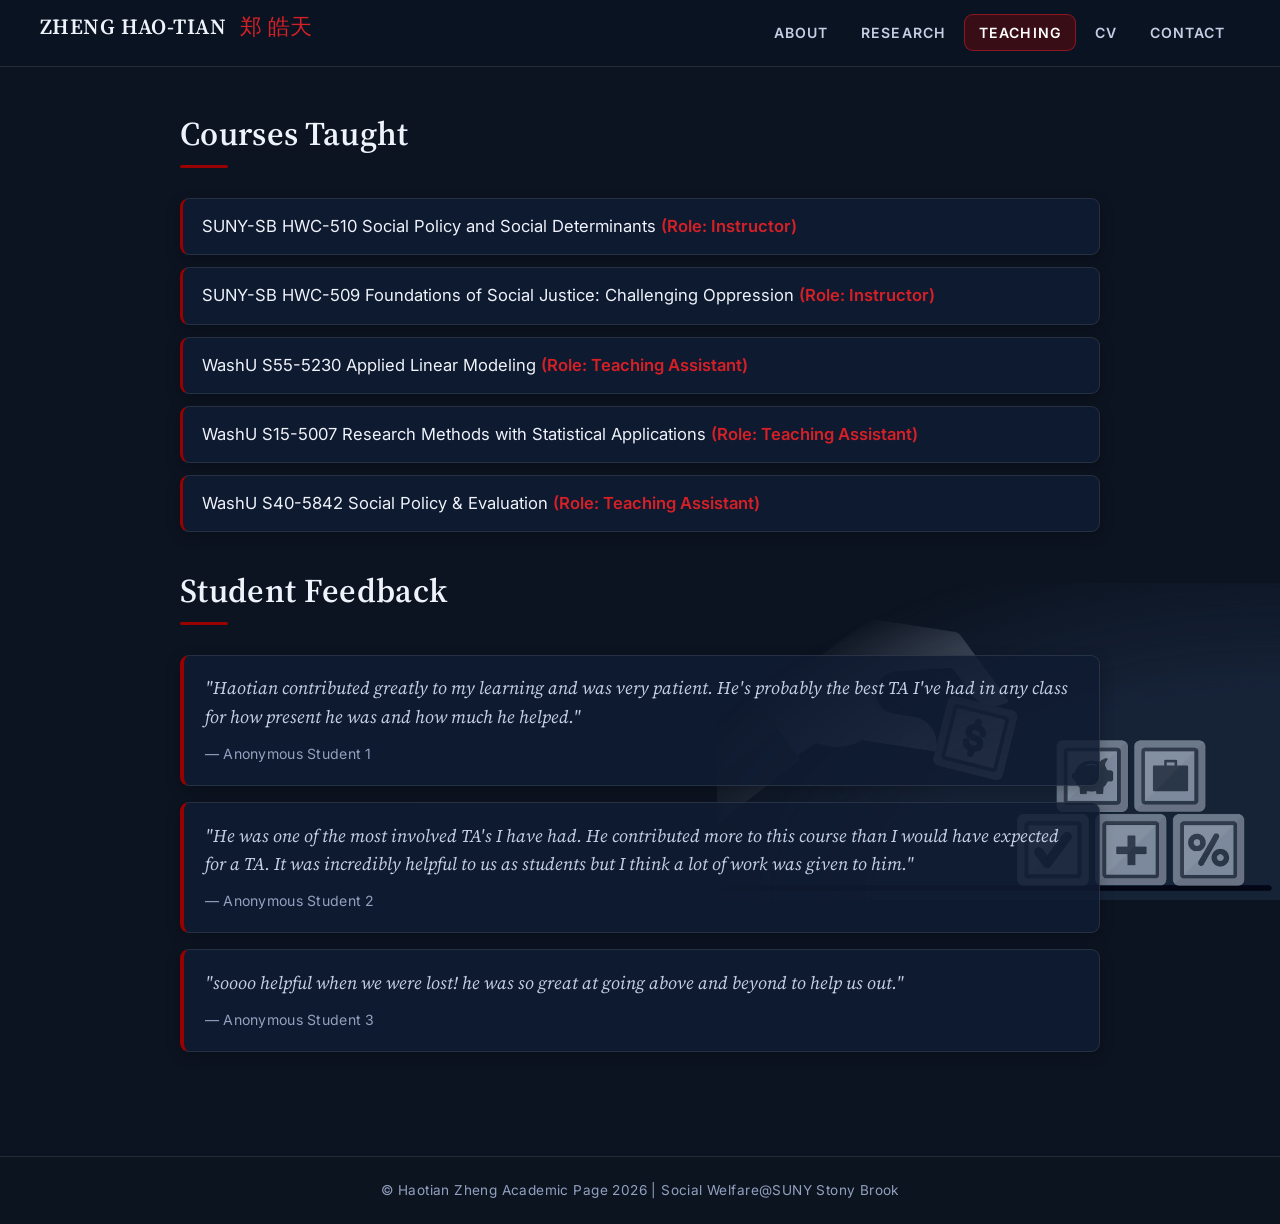
<file: teaching.html>
<!DOCTYPE html>
<html lang="en">
<head>
  <meta charset="utf-8">
  <meta name="viewport" content="width=device-width, initial-scale=1.0">
  <title>ZHENG HAOTIAN | TEACHING</title>
  <link rel="icon" type="image/png" href="assets/favicon.png">
  <link rel="preconnect" href="https://fonts.googleapis.com">
  <link rel="preconnect" href="https://fonts.gstatic.com" crossorigin>
  <link href="https://fonts.googleapis.com/css2?family=Inter:wght@400;500;600;700&family=Source+Serif+4:opsz,wght@8..60,500;8..60,600;8..60,700&display=swap" rel="stylesheet">
  <link rel="stylesheet" href="assets/site.css">
  <style>
    /* ===== teaching-specific ===== */
    .teaching-wrap {
      width: min(920px, 100% - 2 * var(--gutter));
      margin: 0 auto;
      padding: 3rem 0 4rem;
    }
    .block { margin-bottom: 2.5rem; }
    .block h2 {
      font-size: clamp(1.5rem, 2.6vw, 2.1rem);
      color: var(--ink);
      margin-bottom: 0.9em;
    }
    .block h2::after {
      content: ""; display: block; width: 48px; height: 3px;
      background: var(--accent); border-radius: 2px; margin-top: 0.35em;
    }

    .course-list { list-style: none; margin: 0; padding: 0; display: flex; flex-direction: column; gap: 0.75rem; }
    .course-list li {
      background: rgba(16, 28, 50, 0.85);
      border: 1px solid var(--line);
      border-left: 3px solid var(--accent);
      border-radius: var(--radius-sm);
      padding: 0.95rem 1.2rem;
      font-size: clamp(0.95rem, 1.3vw, 1.08rem);
      color: var(--ink);
      line-height: 1.5;
      box-shadow: 0 4px 14px rgba(0,0,0,0.25);
      transition: background 0.2s var(--ease), transform 0.15s var(--ease);
    }
    .course-list li:hover { background: var(--navy-3); transform: translateX(3px); }
    .course-list .role { color: var(--accent-soft); font-weight: 600; }

    .feedback-card {
      background: rgba(16, 28, 50, 0.85);
      border: 1px solid var(--line);
      border-left: 4px solid var(--accent);
      border-radius: var(--radius-sm);
      padding: 1.15rem 1.3rem;
      margin-bottom: 1rem;
      box-shadow: 0 4px 14px rgba(0,0,0,0.25);
    }
    .feedback-card em {
      display: block;
      font-family: var(--serif);
      font-size: clamp(1rem, 1.4vw, 1.15rem);
      line-height: 1.6;
      color: var(--ink-soft);
      margin-bottom: 0.6rem;
    }
    .feedback-card .attrib { color: var(--ink-faint); font-size: 0.88rem; letter-spacing: 0.02em; }
  </style>
</head>

<body>
<header class="site-header">
  <h2 class="brand"><a href="index.html">ZHENG HAO-TIAN <span class="zh">郑 皓天</span></a></h2>
  <nav class="site-nav">
      <ul>
        <li><a href="index.html">ABOUT</a></li>
        <li><a href="research.html">RESEARCH</a></li>
        <li><a href="teaching.html" aria-current="page">TEACHING</a></li>
        <li><a href="assets/ZHENG_CV.pdf" target="_blank">CV</a></li>
        <li><a href="contact.html">CONTACT</a></li>
      </ul>
  </nav>
</header>

<main>
  <div class="teaching-wrap">
    <div class="block reveal">
      <h2>Courses Taught</h2>
      <ul class="course-list">
        <li>SUNY-SB HWC-510 Social Policy and Social Determinants <span class="role">(Role: Instructor)</span></li>
        <li>SUNY-SB HWC-509 Foundations of Social Justice: Challenging Oppression <span class="role">(Role: Instructor)</span></li>
        <li>WashU S55-5230 Applied Linear Modeling <span class="role">(Role: Teaching Assistant)</span></li>
        <li>WashU S15-5007 Research Methods with Statistical Applications <span class="role">(Role: Teaching Assistant)</span></li>
        <li>WashU S40-5842 Social Policy &amp; Evaluation <span class="role">(Role: Teaching Assistant)</span></li>
      </ul>
    </div>

    <div class="block reveal">
      <h2>Student Feedback</h2>
      <div class="feedback-card">
        <em>"Haotian contributed greatly to my learning and was very patient. He's probably the best TA I've had in any class for how present he was and how much he helped."</em>
        <span class="attrib">— Anonymous Student 1</span>
      </div>
      <div class="feedback-card">
        <em>"He was one of the most involved TA's I have had. He contributed more to this course than I would have expected for a TA. It was incredibly helpful to us as students but I think a lot of work was given to him."</em>
        <span class="attrib">— Anonymous Student 2</span>
      </div>
      <div class="feedback-card">
        <em>"soooo helpful when we were lost! he was so great at going above and beyond to help us out."</em>
        <span class="attrib">— Anonymous Student 3</span>
      </div>
    </div>
  </div>
</main>

<footer class="site-footer">&copy; Haotian Zheng Academic Page <script>document.write(new Date().getFullYear());</script> | Social Welfare@SUNY Stony Brook</footer>

<script>
  (function () {
    const els = document.querySelectorAll('.reveal');
    if (!('IntersectionObserver' in window)) { els.forEach(el => el.classList.add('is-visible')); return; }
    const io = new IntersectionObserver((entries) => {
      entries.forEach(e => { if (e.isIntersecting) { e.target.classList.add('is-visible'); io.unobserve(e.target); } });
    }, { threshold: 0.1 });
    els.forEach(el => io.observe(el));
  })();
</script>
</body>
</html>
</file>
<file: assets/site.css>
/* ============================================================
   ZHENG HAO-TIAN — shared site stylesheet
   Single source of truth for all four pages.
   Identity: dark navy #0c1421 + crimson accent + serif/sans pairing.
   ============================================================ */

/* ---------- Design tokens ---------- */
:root {
  /* Palette */
  --navy:        #0c1421;
  --navy-2:      #12203a;   /* card surface */
  --navy-3:      #16273f;   /* hover surface */
  --ink:         #eef2fb;   /* primary text */
  --ink-soft:    #c4cee4;   /* secondary text */
  --ink-faint:   #93a1c0;   /* tertiary / captions */
  --line:        rgba(255, 255, 255, 0.10);

  /* Institutional (Stony Brook) red palette */
  --accent:      #990000;   /* PRIMARY red RGB 153/0/0 — filled surfaces (buttons, pills, rules) */
  --accent-deep: #6b000d;   /* SECONDARY dark red RGB 107/0/13 — hover / pressed */
  /* SECONDARY bright red RGB 213/32/39 — the official bright brand red.
     Used for TEXT links/accents on dark navy: it is both on-brand and the
     only swatch with enough contrast (~4.7:1) to read as text. */
  --accent-soft: #d52027;
  --inst-yellow: #f1ea86;   /* official institutional yellow RGB 241/234/134 */
  --gold:        var(--inst-yellow); /* legacy alias → institutional yellow */

  /* Type */
  --serif: "Source Serif 4", "Charter", Georgia, "Times New Roman", serif;
  --sans:  "Inter", system-ui, -apple-system, BlinkMacSystemFont, "Segoe UI",
           Roboto, "Helvetica Neue", Arial, sans-serif;

  /* Rhythm */
  --wrap: 1120px;
  --gutter: clamp(1rem, 4vw, 2.5rem);
  --radius: 14px;
  --radius-sm: 9px;

  /* Motion */
  --ease: cubic-bezier(0.22, 0.61, 0.36, 1);
  --dur: 0.45s;
}

/* ---------- Reset / base ---------- */
*, *::before, *::after { box-sizing: border-box; }

html {
  scroll-behavior: smooth;
  /* Solid base so long pages / overscroll never show the UA background */
  background-color: var(--navy);
}

body {
  margin: 0;
  padding: 0;
  min-height: 100vh;
  display: flex;
  flex-direction: column;
  font-family: var(--sans);
  color: var(--ink);
  /* Solid navy base only — the photographic backdrop (body::before) carries the
     visual identity, so no competing gradient here. */
  background-color: var(--navy);
  -webkit-font-smoothing: antialiased;
  text-rendering: optimizeLegibility;
  line-height: 1.6;
}

/* Photographic backdrop. A gentle vertical navy veil keeps text legible while
   the research illustration (added by body::after below) shows through. */
body::before {
  content: "";
  position: fixed;
  inset: 0;
  z-index: -2;
  background-color: var(--navy);
  background-image:
    linear-gradient(180deg,
      rgba(12, 20, 33, 0.44) 0%,
      rgba(12, 20, 33, 0.30) 40%,
      rgba(12, 20, 33, 0.52) 100%);
  background-repeat: no-repeat;
}

/* Research imagery (hand placing a savings coin into asset blocks) as a
   fixed, site-wide watermark in the lower-right of the viewport — visible on
   every page and every section. It sits at z-index 0 with header/main/footer
   raised above it, so it renders behind the copy without collapsing behind
   the body background. */
body::after {
  content: "";
  position: fixed;
  right: 0;
  bottom: 0;
  z-index: 0;
  width: clamp(340px, 44vw, 720px);
  aspect-ratio: 16 / 9;
  background: url("bg.png") no-repeat right bottom / contain;
  opacity: 0.7;
  pointer-events: none;
  /* Soft radial fade anchored to the corner so the whole illustration (hand +
     coin + asset blocks) stays visible, feathering only at the far edges. */
  -webkit-mask-image: radial-gradient(120% 120% at 100% 100%, #000 55%, transparent 96%);
  mask-image: radial-gradient(120% 120% at 100% 100%, #000 55%, transparent 96%);
}

/* Keep the readable content above the watermark. */
.site-header, main, .site-footer { position: relative; z-index: 1; }

img { max-width: 100%; height: auto; }

/* The `hidden` attribute must always win over component display rules
   (e.g. .publist { display:flex }) so expandable sections stay collapsed. */
[hidden] { display: none !important; }

main { flex: 1 0 auto; width: 100%; }

h1, h2, h3 {
  font-family: var(--serif);
  font-weight: 600;
  line-height: 1.15;
  letter-spacing: 0.01em;
  margin: 0 0 0.5em;
}

p { margin: 0 0 1em; }

a {
  color: var(--accent-soft);
  text-decoration: none;
  transition: color 0.2s var(--ease);
}
a:hover { color: var(--inst-yellow); text-decoration: underline; text-underline-offset: 3px; }

::selection { background: var(--accent); color: #fff; }

/* ---------- Header / nav ---------- */
.site-header {
  position: sticky;
  top: 0;
  z-index: 100;
  display: flex;
  align-items: center;
  justify-content: space-between;
  gap: 1rem;
  flex-wrap: wrap;
  padding: 0.9rem var(--gutter);
  background: rgba(12, 20, 33, 0.82);
  backdrop-filter: saturate(140%) blur(10px);
  border-bottom: 1px solid var(--line);
}

.brand {
  font-family: var(--serif);
  font-weight: 600;
  font-size: clamp(1.05rem, 2vw, 1.35rem);
  letter-spacing: 0.02em;
  color: var(--ink);
  white-space: nowrap;
}
.brand a { color: inherit; }
.brand a:hover { color: var(--ink); text-decoration: none; }
.brand .zh { color: var(--accent-soft); font-weight: 500; margin-left: 0.4em; }

.site-nav ul {
  display: flex;
  flex-wrap: wrap;
  gap: 0.25rem;
  margin: 0;
  padding: 0;
  list-style: none;
}
.site-nav a {
  display: inline-block;
  padding: 0.45rem 0.9rem;
  border-radius: var(--radius-sm);
  font-size: clamp(0.8rem, 1.1vw, 0.95rem);
  font-weight: 600;
  letter-spacing: 0.08em;
  text-transform: uppercase;
  color: var(--ink-soft);
  transition: background 0.2s var(--ease), color 0.2s var(--ease);
}
.site-nav a:hover {
  background: var(--accent);
  color: #fff;
  text-decoration: none;
}
.site-nav a[aria-current="page"] {
  color: #fff;
  background: rgba(153, 0, 0, 0.32);
  box-shadow: inset 0 0 0 1px rgba(213, 32, 39, 0.55);
}

/* ---------- Shared layout helpers ---------- */
.wrap {
  width: min(var(--wrap), 100% - 2 * var(--gutter));
  margin-inline: auto;
}

.section-title {
  font-size: clamp(1.9rem, 4vw, 3rem);
  color: var(--ink);
  text-align: center;
  margin-bottom: 0.75em;
}
.section-title::after {
  content: "";
  display: block;
  width: 64px;
  height: 3px;
  margin: 0.5em auto 0;
  background: var(--accent);
  border-radius: 2px;
}

/* Card used across research / teaching / contact / about panels */
.card {
  background: rgba(16, 28, 50, 0.88);
  border: 1px solid var(--line);
  border-radius: var(--radius);
  padding: clamp(1.1rem, 2.4vw, 1.9rem);
  backdrop-filter: saturate(120%) blur(4px);
  box-shadow: 0 10px 30px rgba(0, 0, 0, 0.35);
}

/* ---------- Buttons ---------- */
.btn {
  display: inline-flex;
  align-items: center;
  gap: 0.5em;
  padding: 0.6rem 1.1rem;
  border: none;
  border-radius: var(--radius-sm);
  background: var(--accent);
  color: #fff;
  font-family: var(--sans);
  font-size: 0.95rem;
  font-weight: 600;
  letter-spacing: 0.02em;
  cursor: pointer;
  transition: transform 0.18s var(--ease), background 0.2s var(--ease),
              box-shadow 0.2s var(--ease);
  box-shadow: 0 4px 14px rgba(153, 0, 0, 0.4);
}
.btn:hover { background: var(--accent-deep); transform: translateY(-2px); }
.btn:active { transform: translateY(0); }
.btn--ghost {
  background: rgba(255, 255, 255, 0.08);
  box-shadow: none;
  color: var(--ink);
}
.btn--ghost:hover { background: rgba(255, 255, 255, 0.16); }

/* ---------- Footer ---------- */
.site-footer {
  margin-top: auto;
  padding: 1.4rem var(--gutter);
  text-align: center;
  color: var(--ink-faint);
  font-size: 0.85rem;
  letter-spacing: 0.03em;
  border-top: 1px solid var(--line);
  background: rgba(12, 20, 33, 0.5);
}

/* ---------- Reveal on scroll (subtle) ---------- */
.reveal {
  opacity: 0;
  transform: translateY(22px);
  transition: opacity var(--dur) var(--ease), transform var(--dur) var(--ease);
  will-change: opacity, transform;
}
.reveal.is-visible { opacity: 1; transform: none; }

/* ---------- Responsive ---------- */
@media (max-width: 760px) {
  .site-header { justify-content: center; }
  .brand { width: 100%; text-align: center; }
  .site-nav ul { justify-content: center; }
}

/* ---------- Reduced motion ---------- */
@media (prefers-reduced-motion: reduce) {
  html { scroll-behavior: auto; }
  *, *::before, *::after {
    animation-duration: 0.001ms !important;
    animation-iteration-count: 1 !important;
    transition-duration: 0.001ms !important;
  }
  .reveal { opacity: 1; transform: none; }
}
</file>
